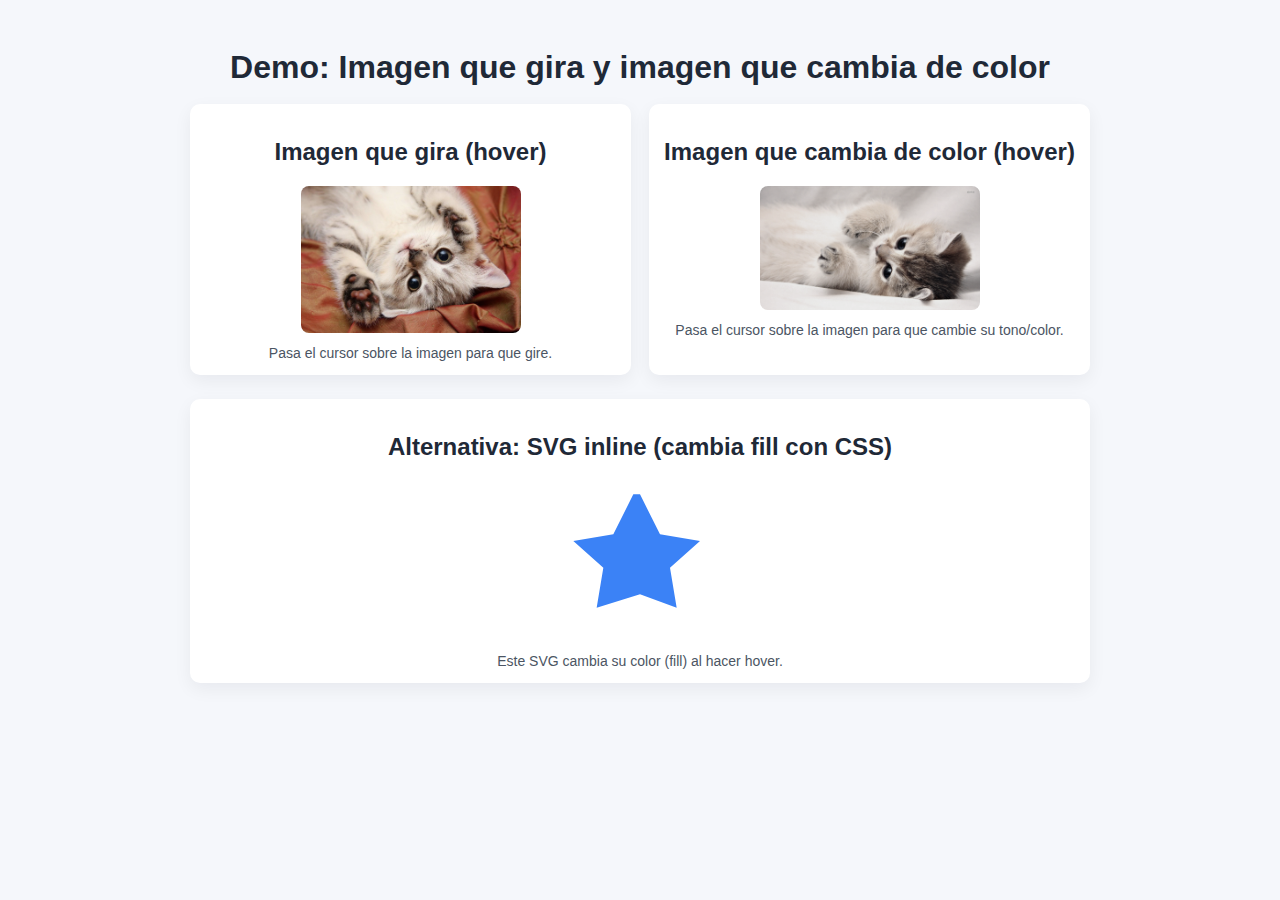
<file: Practica 3/Images/index.html>
<!DOCTYPE html>
<html lang="es">
<head>
  <meta charset="utf-8">
  <meta name="viewport" content="width=device-width, initial-scale=1">
  <title>Demo Imágenes: Rotar y Cambiar Color</title>

  <!-- Enlace al CSS (asegúrate que la carpeta se llama "css" o "CSS" según corresponda) -->
  <link rel="stylesheet" href="CSS/style.css">
</head>
<body>
  <main class="page">
    <h1>Demo: Imagen que gira y imagen que cambia de color</h1>

    <section class="gallery">
      <div class="card">
        <h2>Imagen que gira (hover)</h2>
        <!-- imagen local para girar -->
        <img src="rotate.jpg" alt="Imagen que gira" class="img rotate-img">
        <p>Pasa el cursor sobre la imagen para que gire.</p>
      </div>

      <div class="card">
        <h2>Imagen que cambia de color (hover)</h2>
        <!-- imagen local que cambia de color usando filtros CSS -->
        <img src="color.jpg" alt="Imagen que cambia de color" class="img color-img">
        <p>Pasa el cursor sobre la imagen para que cambie su tono/color.</p>
      </div>
    </section>

    <!-- Ejemplo alternativo: SVG inline (permite cambiar el color del trazo/relleno muy fácilmente) -->
    <section class="card">
      <h2>Alternativa: SVG inline (cambia fill con CSS)</h2>
      <!-- SVG inline corregido -->
      <svg class="svg-color" width="160" height="160" viewBox="0 0 24 24" xmlns="http://www.w3.org/2000/svg">
        <path d="M12 2L15 8l6 1-4.5 4 1 6L12 17l-6.5 2 1-6L2 9l6-1 3-6z" fill="#3b82f6" />
      </svg>
      <p>Este SVG cambia su color (fill) al hacer hover.</p>
    </section>

  </main>
</body>
</html>
</file>
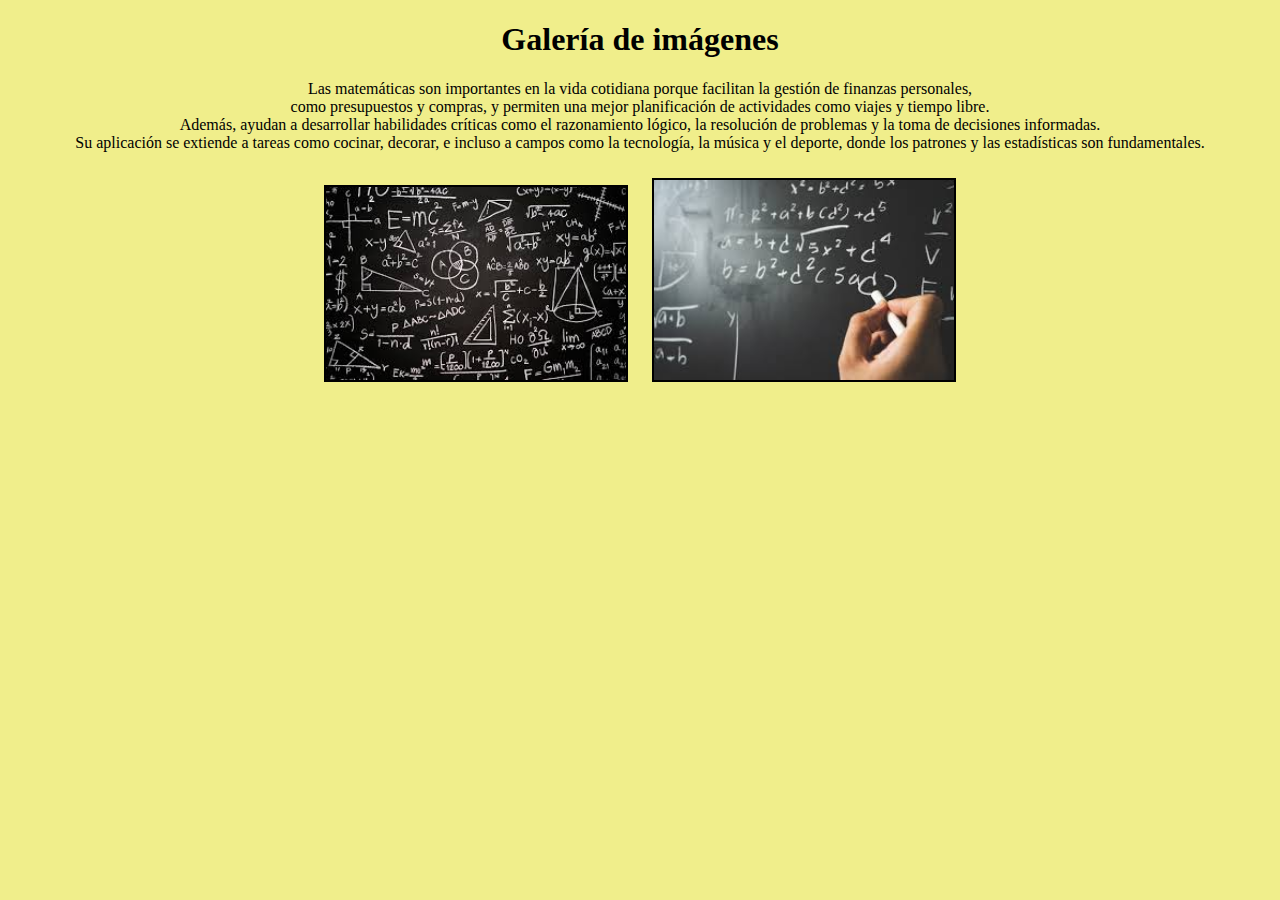
<file: practica 1/PaginaWeb.html>
<!DOCTYPE html>
<html lang="es">
<head>
    <meta charset="UTF-8">
    <title> LA IMPORTANCIA DE LAS MATEMATICAS EN LA VIDA COTIDIANA</title>
    <style>
        body {
            background-color: rgb(240, 238, 139);
            text-align: center;
        }
        img {
            width: 300px; /* tamaño de las imágenes */
            margin: 10px;
            border: 2px solid black;
        }
    </style>
</head>
<body>
    <h1>Galería de imágenes</h1>
    <p>Las matemáticas son importantes en la vida cotidiana porque facilitan la gestión de finanzas personales,<br>como presupuestos y compras, y permiten una mejor planificación de actividades como viajes y tiempo libre.<br>Además, ayudan a desarrollar habilidades críticas como el razonamiento lógico, la resolución de problemas y la toma de decisiones informadas.<br>Su aplicación se extiende a tareas como cocinar, decorar, e incluso a campos como la tecnología, la música y el deporte, donde los patrones y las estadísticas son fundamentales. </p>

    <!-- Imagen 1 -->
    <img src="matematicas.jpg" alt="Imagen 2">

    <!-- Imagen 2 -->
    <img src="matematicas2.jpg" alt="Imagen 1">

</body>
</html>
</file>
<file: Practica 3/Images/CSS/style.css>
/* style.css - demo rotar y cambiar color */

/* Estilos base */
body {
  font-family: "Segoe UI", Roboto, Arial, sans-serif;
  background: #f5f7fb;
  margin: 0;
  padding: 28px;
  color: #1f2937;
}
.page { max-width: 900px; margin: 0 auto; }

h1 { text-align: center; margin-bottom: 18px; }

/* Layout de las tarjetas */
.gallery {
  display: grid;
  grid-template-columns: repeat(auto-fit, minmax(260px, 1fr));
  gap: 18px;
  margin-bottom: 24px;
}
.card { background: white; padding: 14px; border-radius: 10px;
       box-shadow: 0 6px 18px rgba(15,23,42,0.06); text-align: center; }

/* Imágenes: tamaño y estilo común */
.img {
  display: block;
  margin: 12px auto;
  width: 220px;
  height: auto;
  border-radius: 8px;
  transition: transform 400ms ease, filter 350ms ease; /* transición para transform y filtros */
  cursor: pointer;
  transform-origin: center center; /* punto central para rotación */
}

/* ------------- 1) Imagen que gira (hover) -------------- */
/* Usamos transform: rotate(...) para rotar la imagen */
.rotate-img:hover {
  transform: rotate(360deg) scale(1.03); /* gira 360 grados y hace un leve scale */
}

/* Si prefieres rotación continua mientras está hover, usa animation:
.rotate-img:hover { animation: spin 1s linear infinite; }
@keyframes spin { from { transform: rotate(0deg); } to { transform: rotate(360deg);} }
*/

/* ------------- 2) Imagen que cambia de color (hover) - con filtros -------------- */
/* Aplicamos un filtro por defecto (ej. gris) y al hover cambiamos el hue y saturación */
.color-img {
  filter: grayscale(60%) contrast(0.95) brightness(0.95);
  transition: filter 350ms ease, transform 300ms ease;
}
.color-img:hover {
  filter: none; /* quita grayscale */
  /* o usa hue-rotate y saturate para cambiar el color */
  /* filter: hue-rotate(160deg) saturate(1.2) contrast(1.02); */
  transform: translateY(-6px); /* pequeño levantamiento */
}

/* ------------- SVG inline que cambia fill con CSS (muy preciso) ------------- */
.svg-color {
  display: block;
  margin: 12px auto;
  transition: transform 250ms ease, filter 250ms ease;
  cursor: pointer;
}
.svg-color path {
  transition: fill 300ms ease;
  /* color inicial en el 'fill' del path definido en el HTML */
}
.svg-color:hover {
  transform: translateY(-6px);
  filter: drop-shadow(0 10px 20px rgba(2,6,23,0.08));
}
.svg-color:hover path {
  fill: #ef4444; /* cambia el color del relleno del path al hover */
}

/* Pie de página pequeño */
p { margin: 8px 0 0; font-size: 14px; color: #4b5563; }
</file>
